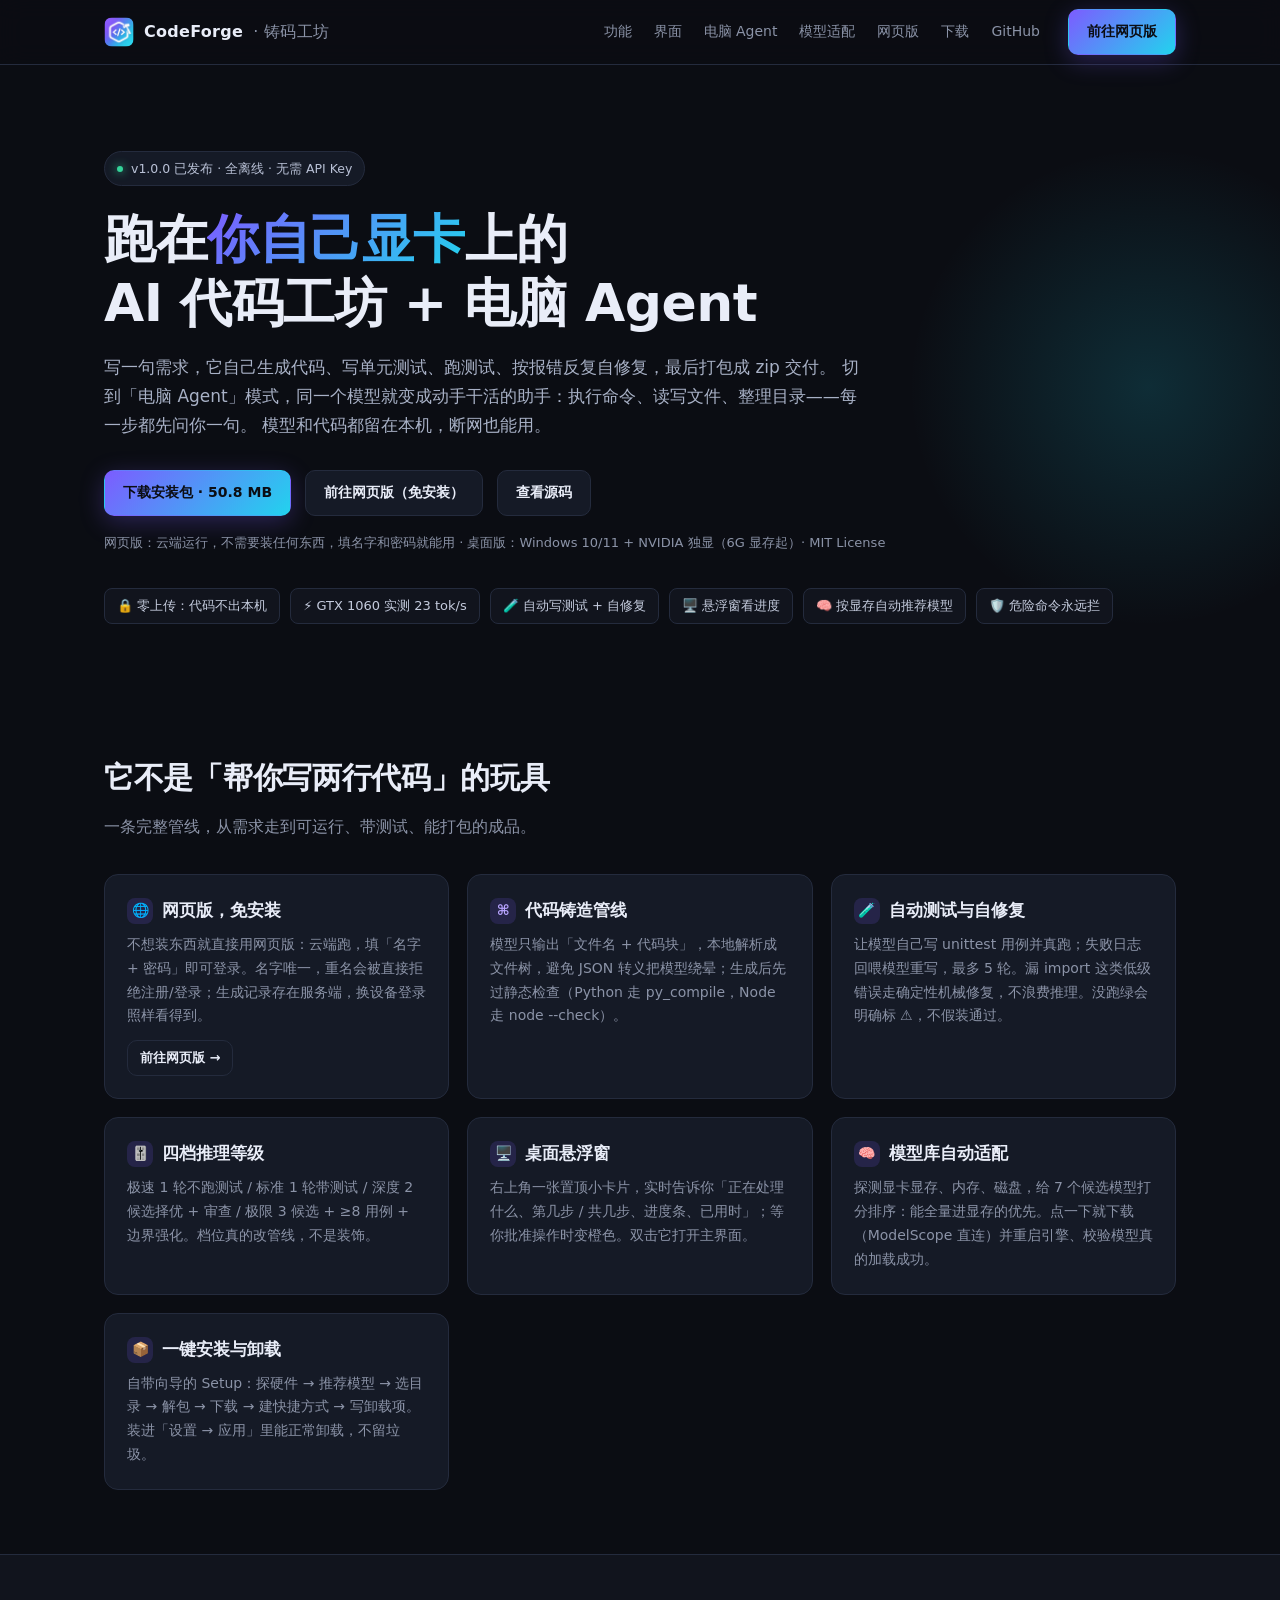
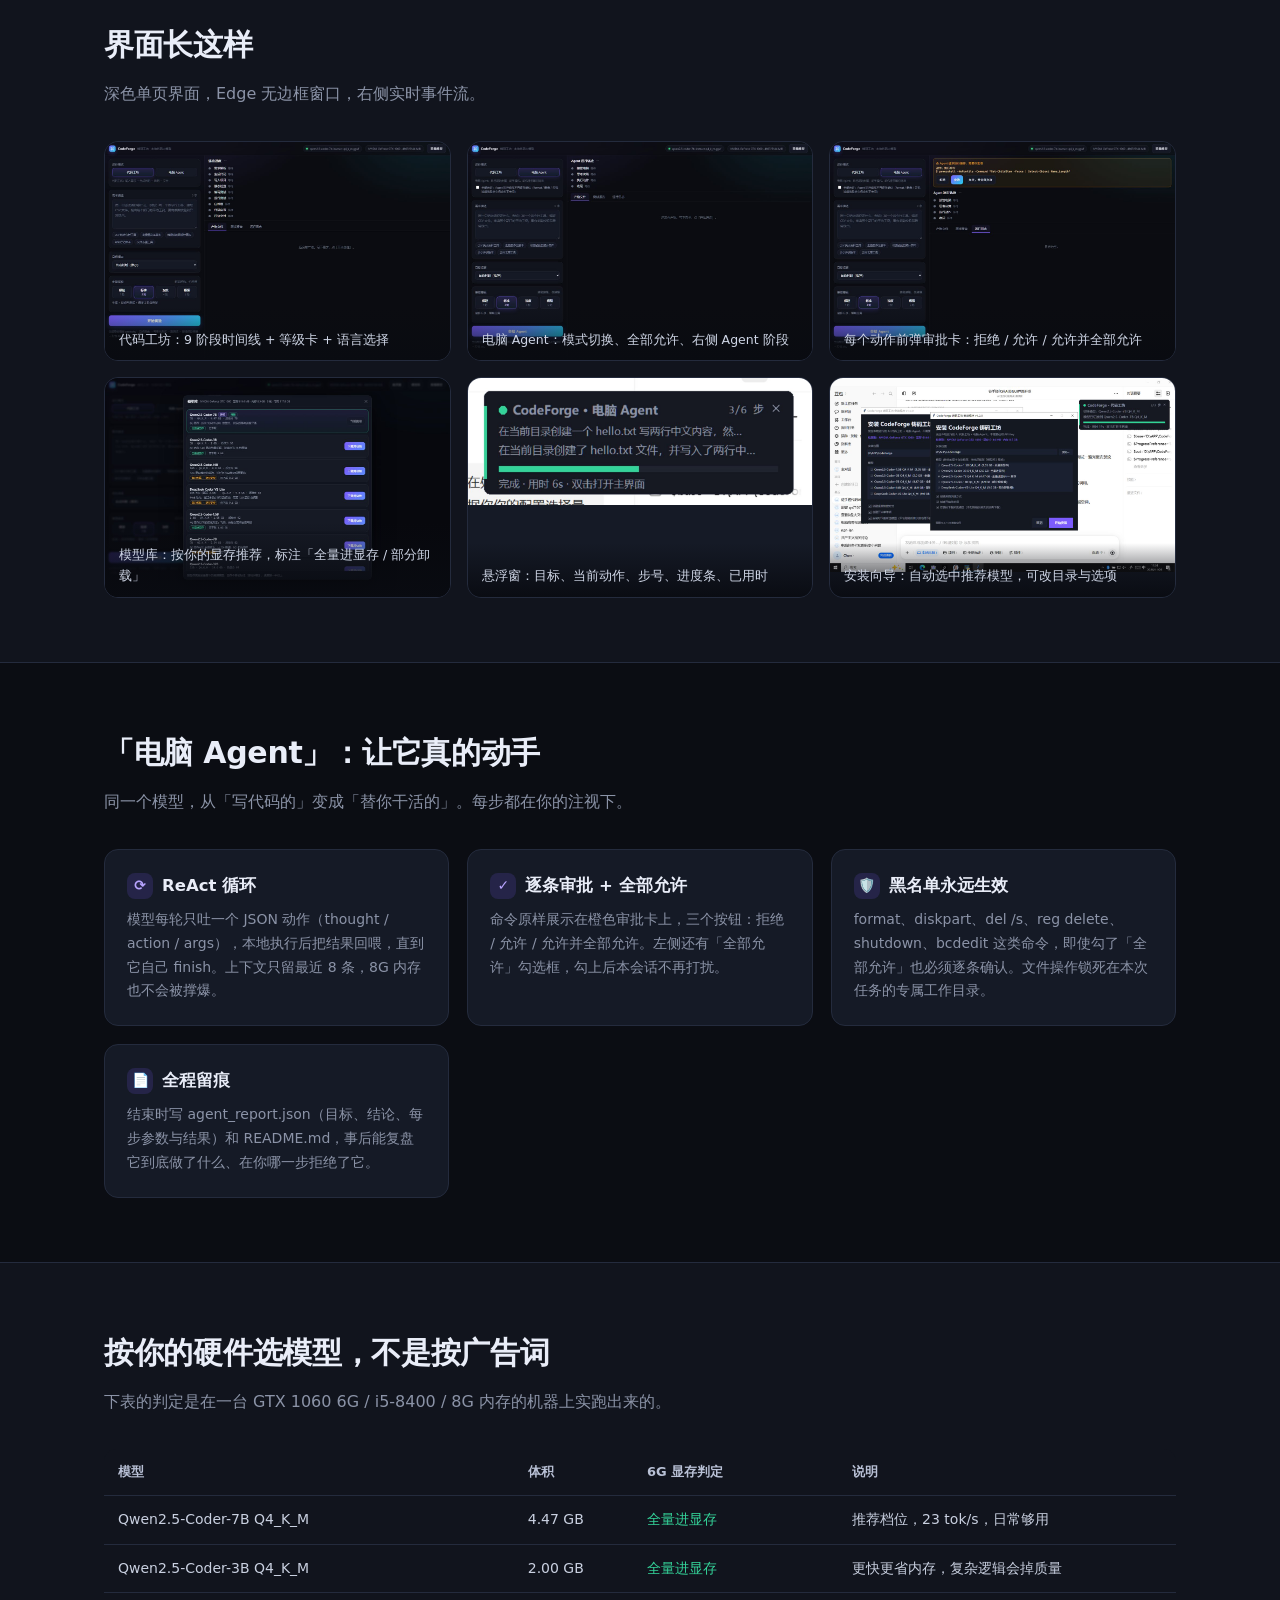
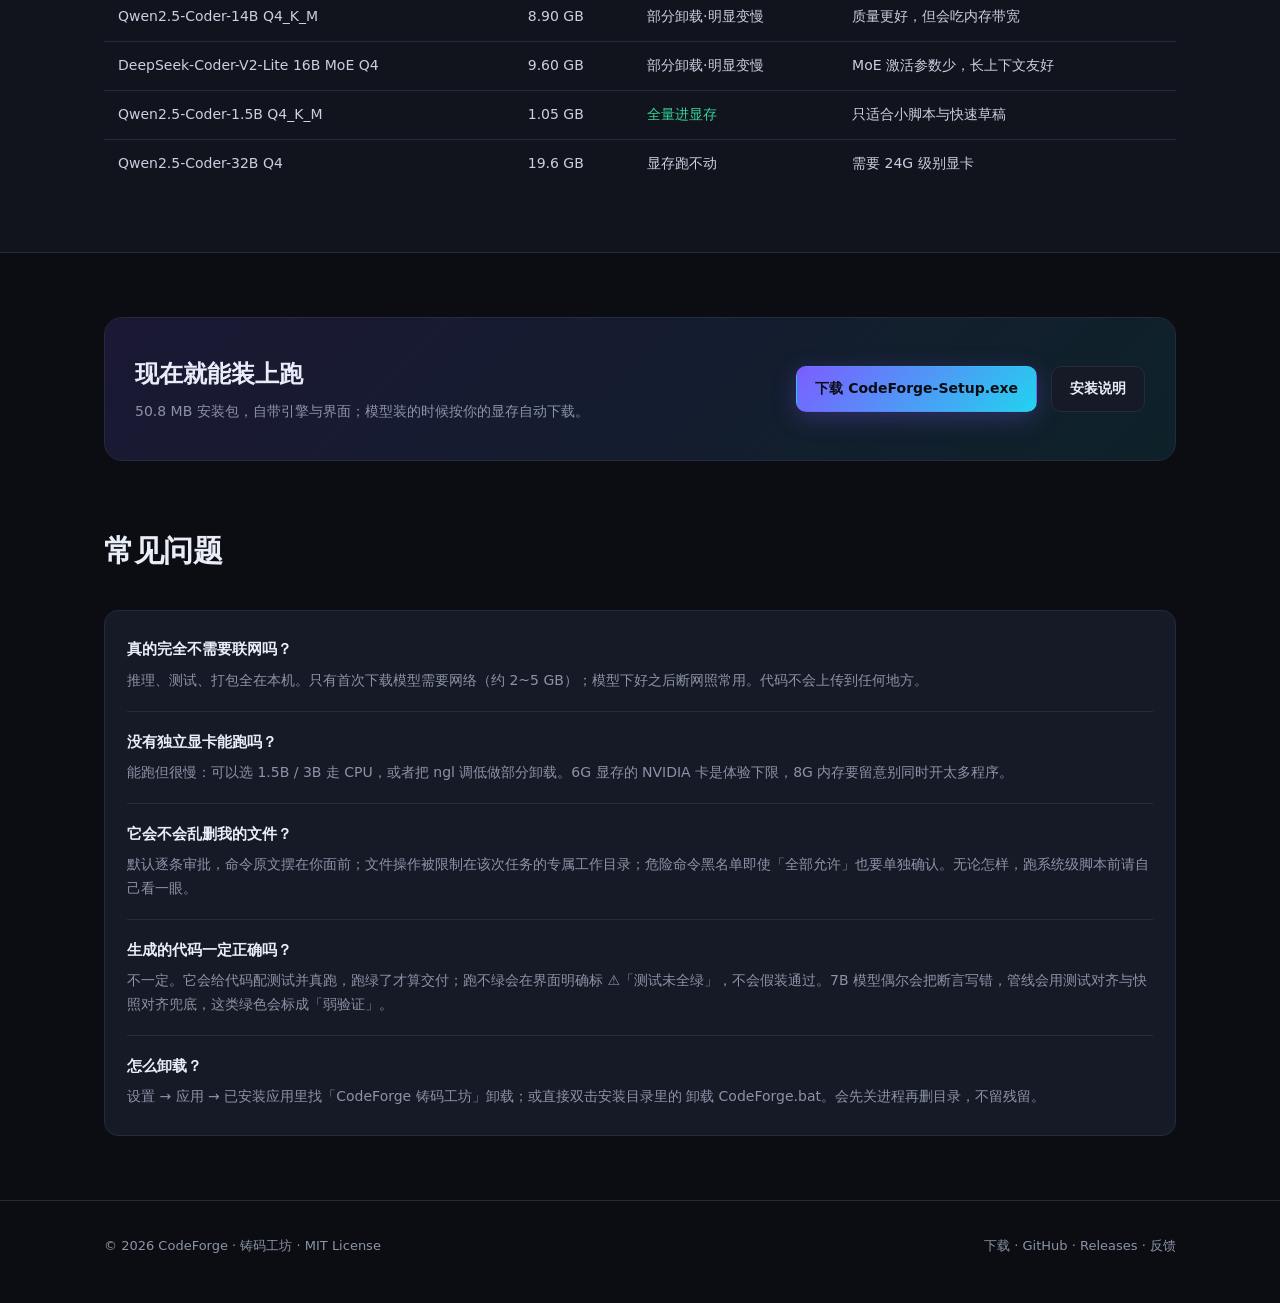
<file: docs/index.html>
<!DOCTYPE html>
<html lang="zh-CN">
<head>
<meta charset="utf-8">
<meta name="viewport" content="width=device-width,initial-scale=1">
<title>CodeForge · 铸码工坊 — 完全本地的 AI 代码工坊 + 电脑 Agent</title>
<meta name="description" content="CodeForge 铸码工坊：跑在你自己显卡上的 AI 代码工坊。输入需求自动生成代码、写单元测试、跑测试、按报错自修复、打包交付；还能切成电脑 Agent 真正动手干活。无需 API Key，断网可用。">
<meta property="og:title" content="CodeForge · 铸码工坊">
<meta property="og:description" content="完全本地运行的 AI 代码工坊 + 电脑 Agent，不需要任何 API Key。">
<meta property="og:image" content="assets/code-mode.jpg">
<link rel="icon" href="assets/codeforge.ico">
<link rel="stylesheet" href="style.css">
</head>
<body>

<div class="nav">
  <div class="wrap">
    <a class="brand" href="index.html"><img src="assets/icon256.png" alt="">CodeForge<span style="color:var(--mut);font-weight:400"> · 铸码工坊</span></a>
    <nav>
      <a href="#features">功能</a>
      <a href="#shots">界面</a>
      <a href="#agent">电脑 Agent</a>
      <a href="#models">模型适配</a>
      <a href="https://4mkp9kkvkdfeh.doubaoapps.com/app/app_17ju6y5tx97" target="_blank" rel="noopener">网页版</a>
      <a href="download.html">下载</a>
      <a href="https://github.com/zgs7157/CodeForge" target="_blank" rel="noopener">GitHub</a>
    </nav>
    <a class="btn btn-primary" href="https://4mkp9kkvkdfeh.doubaoapps.com/app/app_17ju6y5tx97" target="_blank" rel="noopener">前往网页版</a>
  </div>
</div>

<header class="hero">
  <div class="glow"></div>
  <div class="wrap">
    <div class="eyebrow"><span class="dot"></span> v1.0.0 已发布 · 全离线 · 无需 API Key</div>
    <h1>跑在<em>你自己显卡</em>上的<br>AI 代码工坊 + 电脑 Agent</h1>
    <p class="lead">
      写一句需求，它自己生成代码、写单元测试、跑测试、按报错反复自修复，最后打包成 zip 交付。
      切到「电脑 Agent」模式，同一个模型就变成动手干活的助手：执行命令、读写文件、整理目录——每一步都先问你一句。
      模型和代码都留在本机，断网也能用。
    </p>
    <div class="cta">
      <a class="btn btn-primary" href="https://github.com/zgs7157/CodeForge/releases/latest/download/CodeForge-Setup.exe">下载安装包 · 50.8 MB</a>
      <a class="btn btn-ghost" href="https://4mkp9kkvkdfeh.doubaoapps.com/app/app_17ju6y5tx97" target="_blank" rel="noopener">前往网页版（免安装）</a>
      <a class="btn btn-ghost" href="https://github.com/zgs7157/CodeForge" target="_blank" rel="noopener">查看源码</a>
    </div>
    <p class="meta">网页版：云端运行，不需要装任何东西，填名字和密码就能用 · 桌面版：Windows 10/11 + NVIDIA 独显（6G 显存起）· MIT License</p>
    <div class="chips">
      <span class="chip">🔒 零上传：代码不出本机</span>
      <span class="chip">⚡ GTX 1060 实测 23 tok/s</span>
      <span class="chip">🧪 自动写测试 + 自修复</span>
      <span class="chip">🖥️ 悬浮窗看进度</span>
      <span class="chip">🧠 按显存自动推荐模型</span>
      <span class="chip">🛡️ 危险命令永远拦</span>
    </div>
  </div>
</header>

<section id="features">
  <div class="wrap">
    <div class="sec-head">
      <h2>它不是「帮你写两行代码」的玩具</h2>
      <p>一条完整管线，从需求走到可运行、带测试、能打包的成品。</p>
    </div>
    <div class="grid g3">
      <div class="card"><h3><span class="ic">🌐</span>网页版，免安装</h3>
        <p>不想装东西就直接用网页版：云端跑，填「名字 + 密码」即可登录。名字唯一，重名会被直接拒绝注册/登录；生成记录存在服务端，换设备登录照样看得到。</p>
        <div style="margin-top:12px"><a class="btn btn-ghost" style="padding:6px 12px;font-size:13px" href="https://4mkp9kkvkdfeh.doubaoapps.com/app/app_17ju6y5tx97" target="_blank" rel="noopener">前往网页版 →</a></div></div>
      <div class="card"><h3><span class="ic">⌘</span>代码铸造管线</h3>
        <p>模型只输出「文件名 + 代码块」，本地解析成文件树，避免 JSON 转义把模型绕晕；生成后先过静态检查（Python 走 py_compile，Node 走 node --check）。</p></div>
      <div class="card"><h3><span class="ic">🧪</span>自动测试与自修复</h3>
        <p>让模型自己写 unittest 用例并真跑；失败日志回喂模型重写，最多 5 轮。漏 import 这类低级错误走确定性机械修复，不浪费推理。没跑绿会明确标 ⚠，不假装通过。</p></div>
      <div class="card"><h3><span class="ic">🎚️</span>四档推理等级</h3>
        <p>极速 1 轮不跑测试 / 标准 1 轮带测试 / 深度 2 候选择优 + 审查 / 极限 3 候选 + ≥8 用例 + 边界强化。档位真的改管线，不是装饰。</p></div>
      <div class="card"><h3><span class="ic">🖥️</span>桌面悬浮窗</h3>
        <p>右上角一张置顶小卡片，实时告诉你「正在处理什么、第几步 / 共几步、进度条、已用时」；等你批准操作时变橙色。双击它打开主界面。</p></div>
      <div class="card"><h3><span class="ic">🧠</span>模型库自动适配</h3>
        <p>探测显卡显存、内存、磁盘，给 7 个候选模型打分排序：能全量进显存的优先。点一下就下载（ModelScope 直连）并重启引擎、校验模型真的加载成功。</p></div>
      <div class="card"><h3><span class="ic">📦</span>一键安装与卸载</h3>
        <p>自带向导的 Setup：探硬件 → 推荐模型 → 选目录 → 解包 → 下载 → 建快捷方式 → 写卸载项。装进「设置 → 应用」里能正常卸载，不留垃圾。</p></div>
    </div>
  </div>
</section>

<section id="shots" style="background:var(--bg2);border-top:1px solid var(--line);border-bottom:1px solid var(--line)">
  <div class="wrap">
    <div class="sec-head">
      <h2>界面长这样</h2>
      <p>深色单页界面，Edge 无边框窗口，右侧实时事件流。</p>
    </div>
    <div class="shots">
      <div class="shot"><img src="assets/code-mode.jpg" alt="代码工坊模式"><span>代码工坊：9 阶段时间线 + 等级卡 + 语言选择</span></div>
      <div class="shot"><img src="assets/agent-mode.jpg" alt="电脑 Agent 模式"><span>电脑 Agent：模式切换、全部允许、右侧 Agent 阶段</span></div>
      <div class="shot"><img src="assets/approval.jpg" alt="审批卡"><span>每个动作前弹审批卡：拒绝 / 允许 / 允许并全部允许</span></div>
      <div class="shot"><img src="assets/model-library.jpg" alt="模型库"><span>模型库：按你的显存推荐，标注「全量进显存 / 部分卸载」</span></div>
      <div class="shot"><img src="assets/hud.jpg" alt="悬浮窗"><span>悬浮窗：目标、当前动作、步号、进度条、已用时</span></div>
      <div class="shot"><img src="assets/setup.jpg" alt="安装程序"><span>安装向导：自动选中推荐模型，可改目录与选项</span></div>
    </div>
  </div>
</section>

<section id="agent">
  <div class="wrap">
    <div class="sec-head">
      <h2>「电脑 Agent」：让它真的动手</h2>
      <p>同一个模型，从「写代码的」变成「替你干活的」。每步都在你的注视下。</p>
    </div>
    <div class="grid g2">
      <div class="card"><h3><span class="ic">⟳</span>ReAct 循环</h3>
        <p>模型每轮只吐一个 JSON 动作（thought / action / args），本地执行后把结果回喂，直到它自己 finish。上下文只留最近 8 条，8G 内存也不会被撑爆。</p></div>
      <div class="card"><h3><span class="ic">✓</span>逐条审批 + 全部允许</h3>
        <p>命令原样展示在橙色审批卡上，三个按钮：拒绝 / 允许 / 允许并全部允许。左侧还有「全部允许」勾选框，勾上后本会话不再打扰。</p></div>
      <div class="card"><h3><span class="ic">🛡️</span>黑名单永远生效</h3>
        <p>format、diskpart、del /s、reg delete、shutdown、bcdedit 这类命令，即使勾了「全部允许」也必须逐条确认。文件操作锁死在本次任务的专属工作目录。</p></div>
      <div class="card"><h3><span class="ic">📄</span>全程留痕</h3>
        <p>结束时写 agent_report.json（目标、结论、每步参数与结果）和 README.md，事后能复盘它到底做了什么、在你哪一步拒绝了它。</p></div>
    </div>
  </div>
</section>

<section id="models" style="background:var(--bg2);border-top:1px solid var(--line);border-bottom:1px solid var(--line)">
  <div class="wrap">
    <div class="sec-head">
      <h2>按你的硬件选模型，不是按广告词</h2>
      <p>下表的判定是在一台 GTX 1060 6G / i5-8400 / 8G 内存的机器上实跑出来的。</p>
    </div>
    <table>
      <thead><tr><th>模型</th><th>体积</th><th>6G 显存判定</th><th>说明</th></tr></thead>
      <tbody>
        <tr><td>Qwen2.5-Coder-7B Q4_K_M</td><td>4.47 GB</td><td class="ok">全量进显存</td><td>推荐档位，23 tok/s，日常够用</td></tr>
        <tr><td>Qwen2.5-Coder-3B Q4_K_M</td><td>2.00 GB</td><td class="ok">全量进显存</td><td>更快更省内存，复杂逻辑会掉质量</td></tr>
        <tr><td>Qwen2.5-Coder-14B Q4_K_M</td><td>8.90 GB</td><td>部分卸载·明显变慢</td><td>质量更好，但会吃内存带宽</td></tr>
        <tr><td>DeepSeek-Coder-V2-Lite 16B MoE Q4</td><td>9.60 GB</td><td>部分卸载·明显变慢</td><td>MoE 激活参数少，长上下文友好</td></tr>
        <tr><td>Qwen2.5-Coder-1.5B Q4_K_M</td><td>1.05 GB</td><td class="ok">全量进显存</td><td>只适合小脚本与快速草稿</td></tr>
        <tr><td>Qwen2.5-Coder-32B Q4</td><td>19.6 GB</td><td>显存跑不动</td><td>需要 24G 级别显卡</td></tr>
      </tbody>
    </table>
  </div>
</section>

<section>
  <div class="wrap">
    <div class="band">
      <div>
        <h2>现在就能装上跑</h2>
        <p>50.8 MB 安装包，自带引擎与界面；模型装的时候按你的显存自动下载。</p>
      </div>
      <div class="cta">
        <a class="btn btn-primary" href="https://github.com/zgs7157/CodeForge/releases/latest/download/CodeForge-Setup.exe">下载 CodeForge-Setup.exe</a>
        <a class="btn btn-ghost" href="download.html">安装说明</a>
      </div>
    </div>
  </div>
</section>

<section style="padding-top:0">
  <div class="wrap">
    <div class="sec-head"><h2>常见问题</h2></div>
    <div class="faq">
      <div class="qa"><h4>真的完全不需要联网吗？</h4>
        <p>推理、测试、打包全在本机。只有首次下载模型需要网络（约 2~5 GB）；模型下好之后断网照常用。代码不会上传到任何地方。</p></div>
      <div class="qa"><h4>没有独立显卡能跑吗？</h4>
        <p>能跑但很慢：可以选 1.5B / 3B 走 CPU，或者把 ngl 调低做部分卸载。6G 显存的 NVIDIA 卡是体验下限，8G 内存要留意别同时开太多程序。</p></div>
      <div class="qa"><h4>它会不会乱删我的文件？</h4>
        <p>默认逐条审批，命令原文摆在你面前；文件操作被限制在该次任务的专属工作目录；危险命令黑名单即使「全部允许」也要单独确认。无论怎样，跑系统级脚本前请自己看一眼。</p></div>
      <div class="qa"><h4>生成的代码一定正确吗？</h4>
        <p>不一定。它会给代码配测试并真跑，跑绿了才算交付；跑不绿会在界面明确标 ⚠「测试未全绿」，不会假装通过。7B 模型偶尔会把断言写错，管线会用测试对齐与快照对齐兜底，这类绿色会标成「弱验证」。</p></div>
      <div class="qa"><h4>怎么卸载？</h4>
        <p>设置 → 应用 → 已安装应用里找「CodeForge 铸码工坊」卸载；或直接双击安装目录里的 卸载 CodeForge.bat。会先关进程再删目录，不留残留。</p></div>
    </div>
  </div>
</section>

<footer>
  <div class="wrap">
    <div>© 2026 CodeForge · 铸码工坊 · MIT License</div>
    <div>
      <a href="download.html">下载</a> ·
      <a href="https://github.com/zgs7157/CodeForge" target="_blank" rel="noopener">GitHub</a> ·
      <a href="https://github.com/zgs7157/CodeForge/releases" target="_blank" rel="noopener">Releases</a> ·
      <a href="https://github.com/zgs7157/CodeForge/issues" target="_blank" rel="noopener">反馈</a>
    </div>
  </div>
</footer>


<!-- 访问统计：填入 Cloudflare Web Analytics 的 token 后自动生效，留空则完全不加载 -->
<script>
(function(){
  var CF_TOKEN = "9b53cad0095b46e289840c5963dbe399";
  if (!CF_TOKEN) return;
  var s = document.createElement('script');
  s.defer = true;
  s.src = 'https://static.cloudflareinsights.com/beacon.min.js';
  s.setAttribute('data-cf-beacon', '{"token":"' + CF_TOKEN + '"}');
  document.head.appendChild(s);
})();
</script>
</body>
</html>
</file>
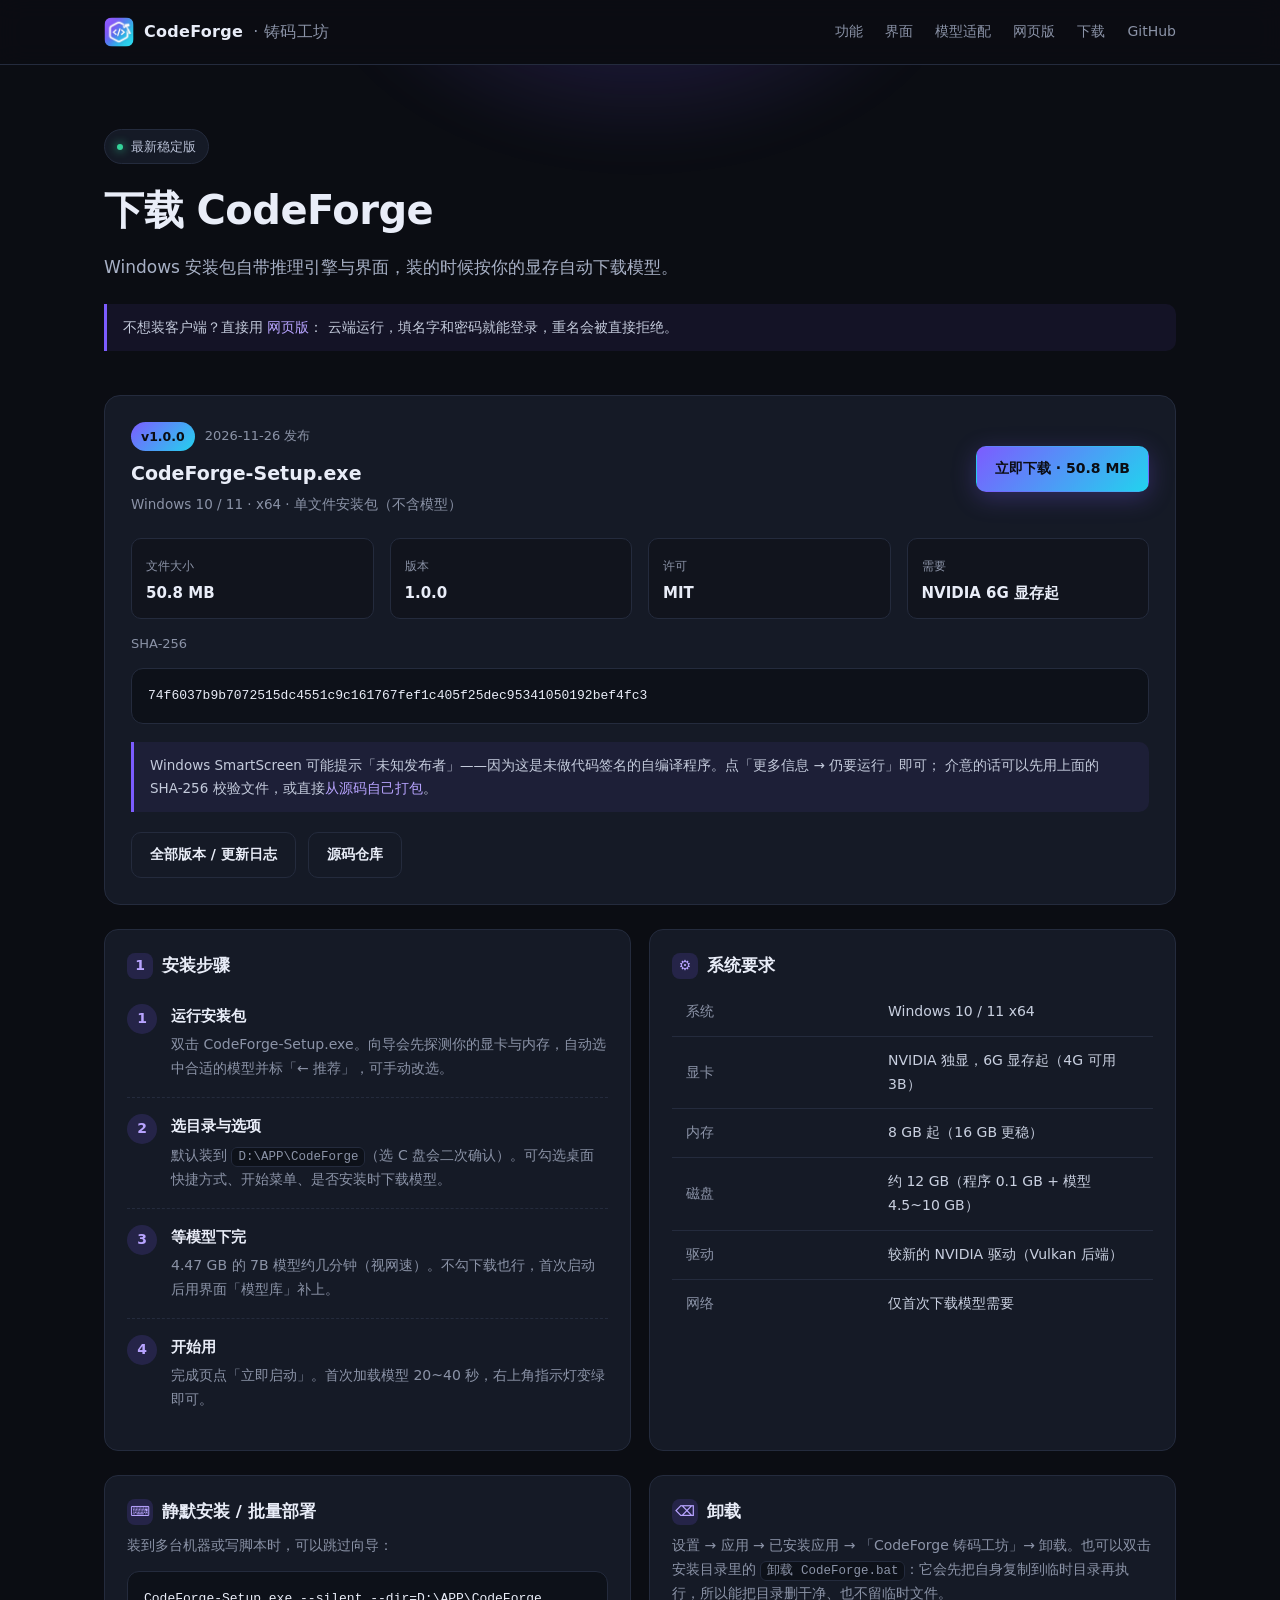
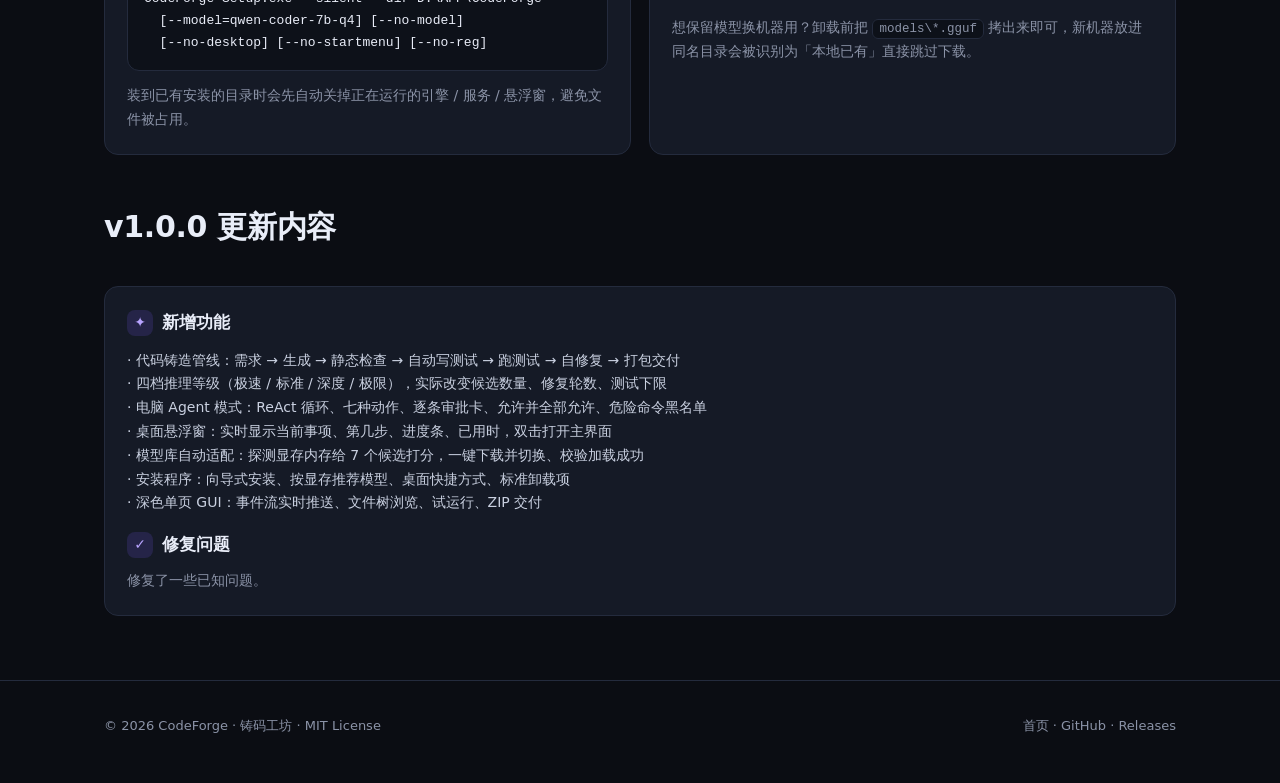
<file: docs/download.html>
<!DOCTYPE html>
<html lang="zh-CN">
<head>
<meta charset="utf-8">
<meta name="viewport" content="width=device-width,initial-scale=1">
<title>下载 CodeForge · 铸码工坊</title>
<meta name="description" content="下载 CodeForge 铸码工坊：完全本地运行的 AI 代码工坊 + 电脑 Agent。Windows 安装包、版本校验值、系统要求与安装步骤。">
<link rel="icon" href="assets/codeforge.ico">
<link rel="stylesheet" href="style.css">
</head>
<body>

<div class="nav">
  <div class="wrap">
    <a class="brand" href="index.html"><img src="assets/icon256.png" alt="">CodeForge<span style="color:var(--mut);font-weight:400"> · 铸码工坊</span></a>
    <nav>
      <a href="index.html#features">功能</a>
      <a href="index.html#shots">界面</a>
      <a href="index.html#models">模型适配</a>
      <a href="https://4mkp9kkvkdfeh.doubaoapps.com/app/app_17ju6y5tx97" target="_blank" rel="noopener">网页版</a>
      <a href="download.html">下载</a>
      <a href="https://github.com/zgs7157/CodeForge" target="_blank" rel="noopener">GitHub</a>
    </nav>
  </div>
</div>

<header class="hero" style="padding:64px 0 34px">
  <div class="wrap">
    <div class="eyebrow"><span class="dot"></span> 最新稳定版</div>
    <h1 style="font-size:clamp(28px,3.6vw,40px)">下载 CodeForge</h1>
    <p class="lead" style="margin-bottom:0">Windows 安装包自带推理引擎与界面，装的时候按你的显存自动下载模型。</p>
    <div class="note" style="margin-top:22px">
      不想装客户端？直接用 <a href="https://4mkp9kkvkdfeh.doubaoapps.com/app/app_17ju6y5tx97" target="_blank" rel="noopener" style="color:#b8a4ff">网页版</a>：
      云端运行，填名字和密码就能登录，重名会被直接拒绝。</div>
  </div>
</header>

<section style="padding-top:10px">
  <div class="wrap">
    <div class="dcard">
      <div class="dhead">
        <div>
          <div style="display:flex;align-items:center;gap:10px;margin-bottom:6px">
            <span class="vtag">v1.0.0</span>
            <span style="color:var(--mut);font-size:13px">2026-11-26 发布</span>
          </div>
          <h3 style="margin:0 0 4px;font-size:19px">CodeForge-Setup.exe</h3>
          <p style="margin:0;color:var(--mut);font-size:13.5px">Windows 10 / 11 · x64 · 单文件安装包（不含模型）</p>
        </div>
        <a class="btn btn-primary" href="https://github.com/zgs7157/CodeForge/releases/latest/download/CodeForge-Setup.exe">立即下载 · 50.8 MB</a>
      </div>

      <div class="kv">
        <div><span>文件大小</span><b>50.8 MB</b></div>
        <div><span>版本</span><b>1.0.0</b></div>
        <div><span>许可</span><b>MIT</b></div>
        <div><span>需要</span><b>NVIDIA 6G 显存起</b></div>
      </div>

      <p style="color:var(--mut);font-size:13px;margin:14px 0 6px">SHA-256</p>
      <pre>74f6037b9b7072515dc4551c9c161767fef1c405f25dec95341050192bef4fc3</pre>

      <div class="note" style="margin-top:18px">
        Windows SmartScreen 可能提示「未知发布者」——因为这是未做代码签名的自编译程序。点「更多信息 → 仍要运行」即可；
        介意的话可以先用上面的 SHA-256 校验文件，或直接<a href="https://github.com/zgs7157/CodeForge" target="_blank" rel="noopener" style="color:#b8a4ff">从源码自己打包</a>。
      </div>

      <div style="display:flex;flex-wrap:wrap;gap:12px;margin-top:20px">
        <a class="btn btn-ghost" href="https://github.com/zgs7157/CodeForge/releases" target="_blank" rel="noopener">全部版本 / 更新日志</a>
        <a class="btn btn-ghost" href="https://github.com/zgs7157/CodeForge" target="_blank" rel="noopener">源码仓库</a>
      </div>
    </div>

    <div class="grid g2" style="margin-top:24px">
      <div class="card">
        <h3><span class="ic">1</span>安装步骤</h3>
        <div class="steps">
          <div class="step"><div class="num">1</div><div><h4>运行安装包</h4><p>双击 CodeForge-Setup.exe。向导会先探测你的显卡与内存，自动选中合适的模型并标「← 推荐」，可手动改选。</p></div></div>
          <div class="step"><div class="num">2</div><div><h4>选目录与选项</h4><p>默认装到 <code class="inl">D:\APP\CodeForge</code>（选 C 盘会二次确认）。可勾选桌面快捷方式、开始菜单、是否安装时下载模型。</p></div></div>
          <div class="step"><div class="num">3</div><div><h4>等模型下完</h4><p>4.47 GB 的 7B 模型约几分钟（视网速）。不勾下载也行，首次启动后用界面「模型库」补上。</p></div></div>
          <div class="step"><div class="num">4</div><div><h4>开始用</h4><p>完成页点「立即启动」。首次加载模型 20~40 秒，右上角指示灯变绿即可。</p></div></div>
        </div>
      </div>

      <div class="card">
        <h3><span class="ic">⚙</span>系统要求</h3>
        <table style="margin-top:6px">
          <tbody>
            <tr><td style="width:42%;color:var(--mut)">系统</td><td>Windows 10 / 11 x64</td></tr>
            <tr><td style="color:var(--mut)">显卡</td><td>NVIDIA 独显，6G 显存起（4G 可用 3B）</td></tr>
            <tr><td style="color:var(--mut)">内存</td><td>8 GB 起（16 GB 更稳）</td></tr>
            <tr><td style="color:var(--mut)">磁盘</td><td>约 12 GB（程序 0.1 GB + 模型 4.5~10 GB）</td></tr>
            <tr><td style="color:var(--mut)">驱动</td><td>较新的 NVIDIA 驱动（Vulkan 后端）</td></tr>
            <tr><td style="color:var(--mut)">网络</td><td>仅首次下载模型需要</td></tr>
          </tbody>
        </table>
      </div>
    </div>

    <div class="grid g2" style="margin-top:24px">
      <div class="card">
        <h3><span class="ic">⌨</span>静默安装 / 批量部署</h3>
        <p style="margin-bottom:10px">装到多台机器或写脚本时，可以跳过向导：</p>
        <pre>CodeForge-Setup.exe --silent --dir=D:\APP\CodeForge
  [--model=qwen-coder-7b-q4] [--no-model]
  [--no-desktop] [--no-startmenu] [--no-reg]</pre>
        <p style="margin:10px 0 0">装到已有安装的目录时会先自动关掉正在运行的引擎 / 服务 / 悬浮窗，避免文件被占用。</p>
      </div>
      <div class="card">
        <h3><span class="ic">⌫</span>卸载</h3>
        <p>设置 → 应用 → 已安装应用 → 「CodeForge 铸码工坊」→ 卸载。也可以双击安装目录里的 <code class="inl">卸载 CodeForge.bat</code>：它会先把自身复制到临时目录再执行，所以能把目录删干净、也不留临时文件。</p>
        <p style="margin-top:10px">想保留模型换机器用？卸载前把 <code class="inl">models\*.gguf</code> 拷出来即可，新机器放进同名目录会被识别为「本地已有」直接跳过下载。</p>
      </div>
    </div>

    <div class="sec-head" style="margin-top:46px">
      <h2>v1.0.0 更新内容</h2>
    </div>
    <div class="card">
      <h3 style="margin-bottom:12px"><span class="ic">✦</span>新增功能</h3>
      <p style="color:#c9d0e0">
        · 代码铸造管线：需求 → 生成 → 静态检查 → 自动写测试 → 跑测试 → 自修复 → 打包交付<br>
        · 四档推理等级（极速 / 标准 / 深度 / 极限），实际改变候选数量、修复轮数、测试下限<br>
        · 电脑 Agent 模式：ReAct 循环、七种动作、逐条审批卡、允许并全部允许、危险命令黑名单<br>
        · 桌面悬浮窗：实时显示当前事项、第几步、进度条、已用时，双击打开主界面<br>
        · 模型库自动适配：探测显存内存给 7 个候选打分，一键下载并切换、校验加载成功<br>
        · 安装程序：向导式安装、按显存推荐模型、桌面快捷方式、标准卸载项<br>
        · 深色单页 GUI：事件流实时推送、文件树浏览、试运行、ZIP 交付
      </p>
      <h3 style="margin:16px 0 10px"><span class="ic">✓</span>修复问题</h3>
      <p style="color:var(--mut)">修复了一些已知问题。</p>
    </div>
  </div>
</section>

<footer>
  <div class="wrap">
    <div>© 2026 CodeForge · 铸码工坊 · MIT License</div>
    <div>
      <a href="index.html">首页</a> ·
      <a href="https://github.com/zgs7157/CodeForge" target="_blank" rel="noopener">GitHub</a> ·
      <a href="https://github.com/zgs7157/CodeForge/releases" target="_blank" rel="noopener">Releases</a>
    </div>
  </div>
</footer>


<!-- 访问统计：填入 Cloudflare Web Analytics 的 token 后自动生效，留空则完全不加载 -->
<script>
(function(){
  var CF_TOKEN = "9b53cad0095b46e289840c5963dbe399";
  if (!CF_TOKEN) return;
  var s = document.createElement('script');
  s.defer = true;
  s.src = 'https://static.cloudflareinsights.com/beacon.min.js';
  s.setAttribute('data-cf-beacon', '{"token":"' + CF_TOKEN + '"}');
  document.head.appendChild(s);
})();
</script>
</body>
</html>
</file>
<file: docs/style.css>
:root{
  --bg:#0b0d13; --bg2:#11141d; --card:#151a26; --card2:#1b2130;
  --fg:#e9edf8; --mut:#8b93a7; --line:#242b3d;
  --acc:#7c5cff; --acc2:#22d3ee; --ok:#34d399;
  --grad:linear-gradient(135deg,#7c5cff 0%,#22d3ee 100%);
}
*{box-sizing:border-box}
html{scroll-behavior:smooth}
body{
  margin:0;background:var(--bg);color:var(--fg);
  font-family:"Microsoft YaHei UI","PingFang SC","Segoe UI",system-ui,sans-serif;
  line-height:1.7;-webkit-font-smoothing:antialiased;
}
a{color:inherit;text-decoration:none}
.wrap{max-width:1120px;margin:0 auto;padding:0 24px}

/* nav */
.nav{position:sticky;top:0;z-index:50;backdrop-filter:blur(12px);
  background:rgba(11,13,19,.82);border-bottom:1px solid var(--line)}
.nav .wrap{display:flex;align-items:center;gap:28px;height:64px}
.brand{display:flex;align-items:center;gap:10px;font-weight:700;letter-spacing:.3px}
.brand img{width:30px;height:30px;border-radius:8px}
.nav nav{display:flex;gap:22px;margin-left:auto;font-size:14px;color:var(--mut)}
.nav nav a:hover{color:var(--fg)}
.btn{display:inline-flex;align-items:center;gap:8px;padding:10px 18px;border-radius:10px;
  font-size:14px;font-weight:600;border:1px solid transparent;cursor:pointer;transition:.18s}
.btn-primary{background:var(--grad);color:#0b0d13;box-shadow:0 6px 24px rgba(124,92,255,.28)}
.btn-primary:hover{transform:translateY(-1px);box-shadow:0 10px 30px rgba(124,92,255,.38)}
.btn-ghost{border-color:var(--line);color:var(--fg);background:var(--card)}
.btn-ghost:hover{border-color:#3a4560;background:var(--card2)}

/* hero */
.hero{padding:86px 0 64px;position:relative;overflow:hidden}
.hero:before{content:"";position:absolute;inset:-40% 20% auto 20%;height:520px;
  background:radial-gradient(60% 60% at 50% 0%,rgba(124,92,255,.28),transparent 70%);filter:blur(20px)}
.hero .wrap{position:relative}
.eyebrow{display:inline-flex;align-items:center;gap:8px;font-size:12.5px;color:#b9c1d6;
  border:1px solid var(--line);background:var(--card);padding:6px 12px;border-radius:999px;margin-bottom:22px}
.dot{width:6px;height:6px;border-radius:50%;background:var(--ok);box-shadow:0 0 10px var(--ok)}
h1{font-size:clamp(30px,4.6vw,52px);line-height:1.22;margin:0 0 18px;letter-spacing:-.5px}
h1 em{font-style:normal;background:var(--grad);-webkit-background-clip:text;background-clip:text;color:transparent}
.lead{color:#a8b1c6;font-size:17px;max-width:760px;margin:0 0 30px}
.cta{display:flex;flex-wrap:wrap;gap:14px;align-items:center}
.meta{color:var(--mut);font-size:13px;margin-top:16px}
.glow{position:absolute;right:-10%;top:10%;width:520px;height:520px;border-radius:50%;
  background:radial-gradient(circle,rgba(34,211,238,.16),transparent 65%);pointer-events:none}

/* chips */
.chips{display:flex;flex-wrap:wrap;gap:10px;margin:34px 0 0}
.chip{font-size:13px;color:#c4cbdd;border:1px solid var(--line);background:var(--bg2);
  padding:6px 12px;border-radius:8px}

/* sections */
section{padding:64px 0}
.sec-head{max-width:720px;margin-bottom:34px}
.sec-head h2{font-size:clamp(22px,3vw,30px);margin:0 0 10px;letter-spacing:-.3px}
.sec-head p{color:var(--mut);margin:0}
.grid{display:grid;gap:18px}
.g3{grid-template-columns:repeat(auto-fit,minmax(260px,1fr))}
.g2{grid-template-columns:repeat(auto-fit,minmax(320px,1fr))}
.card{background:var(--card);border:1px solid var(--line);border-radius:14px;padding:22px;transition:.18s}
.card:hover{border-color:#323c55;transform:translateY(-2px)}
.card h3{margin:0 0 8px;font-size:16.5px;display:flex;align-items:center;gap:9px}
.ic{width:26px;height:26px;border-radius:8px;display:grid;place-items:center;
  background:rgba(124,92,255,.16);color:#b8a4ff;font-size:14px}
.card p{color:var(--mut);font-size:14px;margin:0}

/* shots */
.shots{display:grid;gap:16px;grid-template-columns:repeat(auto-fit,minmax(300px,1fr))}
.shot{border:1px solid var(--line);border-radius:14px;overflow:hidden;background:var(--card);position:relative}
.shot img{display:block;width:100%;height:auto}
.shot span{position:absolute;left:0;right:0;bottom:0;padding:22px 14px 10px;font-size:12.5px;color:#cfd6e6;
  background:linear-gradient(transparent,rgba(9,11,17,.92))}

/* table */
table{width:100%;border-collapse:collapse;font-size:14px;overflow:hidden;border-radius:12px}
th,td{text-align:left;padding:12px 14px;border-bottom:1px solid var(--line)}
th{color:#b9c1d6;background:var(--bg2);font-weight:600;font-size:13px}
td{color:#c9d0e0}
tr:last-child td{border-bottom:none}
.ok{color:var(--ok)}

/* steps */
.steps{counter-reset:s}
.step{display:flex;gap:14px;padding:16px 0;border-bottom:1px dashed var(--line)}
.step:last-child{border:none}
.num{flex:0 0 30px;height:30px;border-radius:50%;background:rgba(124,92,255,.16);color:#b8a4ff;
  display:grid;place-items:center;font-size:14px;font-weight:700}
.step h4{margin:0 0 4px;font-size:15px}
.step p{margin:0;color:var(--mut);font-size:14px}
code,pre{font-family:"Cascadia Code",Consolas,monospace}
pre{background:#0d1119;border:1px solid var(--line);border-radius:12px;padding:16px;overflow:auto;font-size:13px}
code.inl{background:#0d1119;border:1px solid var(--line);padding:2px 6px;border-radius:6px;font-size:12.5px}

/* cta band */
.band{background:linear-gradient(135deg,rgba(124,92,255,.14),rgba(34,211,238,.10));
  border:1px solid var(--line);border-radius:18px;padding:36px 30px;display:flex;flex-wrap:wrap;
  gap:22px;align-items:center;justify-content:space-between}
.band h2{margin:0 0 6px;font-size:24px}
.band p{margin:0;color:var(--mut);font-size:14px}

/* faq */
.faq{border:1px solid var(--line);border-radius:14px;background:var(--card);padding:8px 22px}
.qa{padding:18px 0;border-bottom:1px solid var(--line)}
.qa:last-child{border:none}
.qa h4{margin:0 0 6px;font-size:15px}
.qa p{margin:0;color:var(--mut);font-size:14px}

footer{border-top:1px solid var(--line);padding:34px 0 46px;color:var(--mut);font-size:13px}
footer .wrap{display:flex;flex-wrap:wrap;gap:16px;justify-content:space-between;align-items:center}
footer a:hover{color:var(--fg)}

/* download page */
.dcard{background:var(--card);border:1px solid var(--line);border-radius:16px;padding:26px}
.dhead{display:flex;flex-wrap:wrap;gap:14px;align-items:center;justify-content:space-between}
.vtag{font-size:12.5px;color:#0b0d13;background:var(--grad);padding:4px 10px;border-radius:999px;font-weight:700}
.kv{display:grid;grid-template-columns:repeat(auto-fit,minmax(150px,1fr));gap:16px;margin:22px 0 8px}
.kv div{background:var(--bg2);border:1px solid var(--line);border-radius:10px;padding:12px 14px}
.kv b{display:block;font-size:15px;margin-top:2px}
.kv span{font-size:12px;color:var(--mut)}
.note{border-left:3px solid var(--acc);background:rgba(124,92,255,.08);padding:12px 16px;
  border-radius:0 10px 10px 0;color:#c3cadb;font-size:13.5px}
@media(max-width:720px){
  .nav nav{display:none}
  .hero{padding:56px 0 40px}
  section{padding:44px 0}
}
</file>
